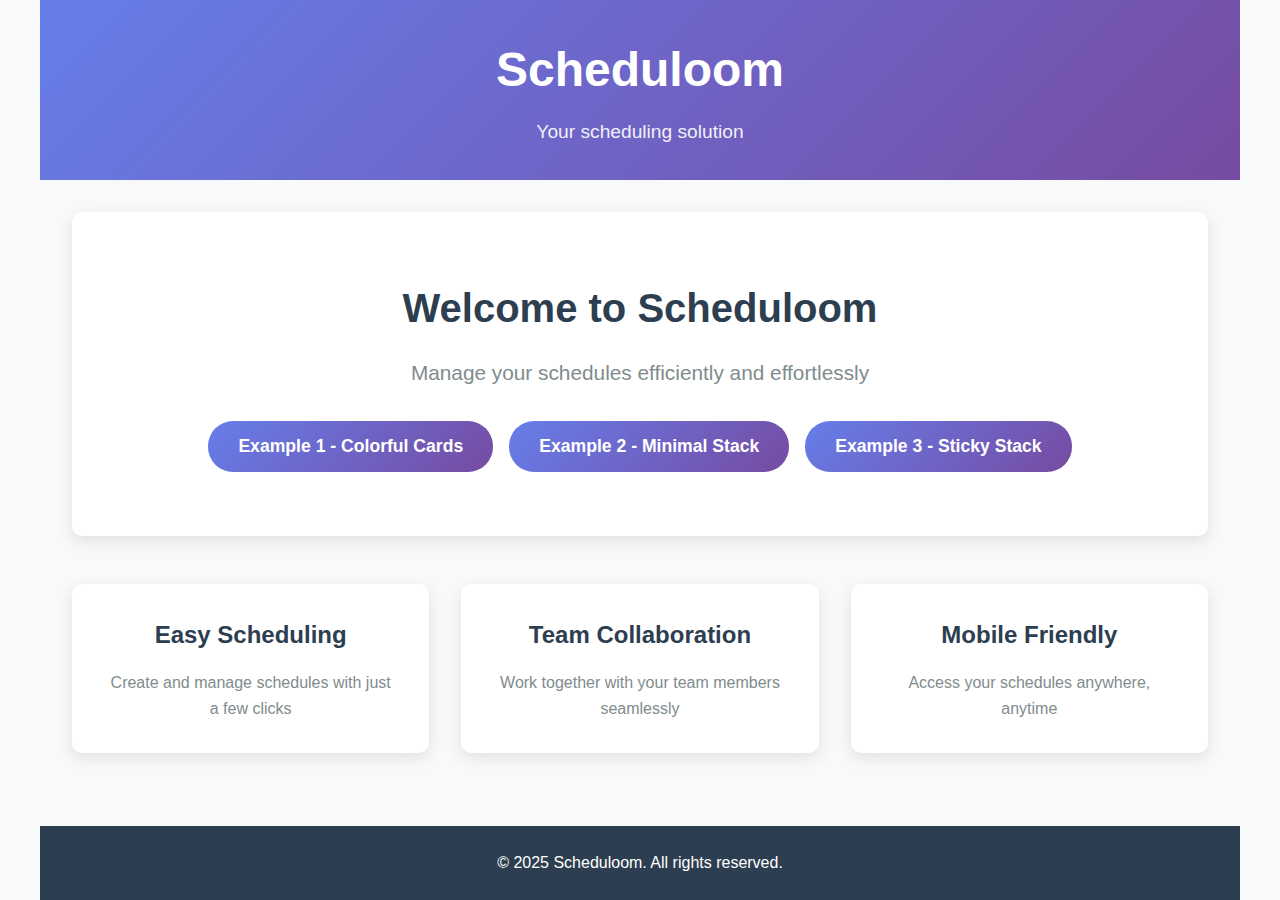
<file: index.html>
<!DOCTYPE html>
<html lang="en">
<head>
    <meta charset="UTF-8">
    <meta name="viewport" content="width=device-width, initial-scale=1.0">
    <title>Scheduloom Client UX</title>
    <link rel="stylesheet" href="styles.css">
</head>
<body>
    <div class="container">
        <header>
            <h1>Scheduloom</h1>
            <p>Your scheduling solution</p>
        </header>
        
        <main>
            <section class="hero">
                <h2>Welcome to Scheduloom</h2>
                <p>Manage your schedules efficiently and effortlessly</p>
                <div class="examples-buttons">
                    <button onclick="window.location.href='AppointmentExampleOne.html'" class="btn-primary">Example 1 - Colorful Cards</button>
                    <button onclick="window.location.href='AppointmentExampleTwo.html'" class="btn-primary">Example 2 - Minimal Stack</button>
                    <button onclick="window.location.href='AppointmentExampleThree.html'" class="btn-primary">Example 3 - Sticky Stack</button>
                </div>
            </section>
            
            <section class="features">
                <div class="feature-card">
                    <h3>Easy Scheduling</h3>
                    <p>Create and manage schedules with just a few clicks</p>
                </div>
                <div class="feature-card">
                    <h3>Team Collaboration</h3>
                    <p>Work together with your team members seamlessly</p>
                </div>
                <div class="feature-card">
                    <h3>Mobile Friendly</h3>
                    <p>Access your schedules anywhere, anytime</p>
                </div>
            </section>
        </main>
        
        <footer>
            <p>&copy; 2025 Scheduloom. All rights reserved.</p>
        </footer>
    </div>
    
    <script src="script.js"></script>
</body>
</html>
</file>
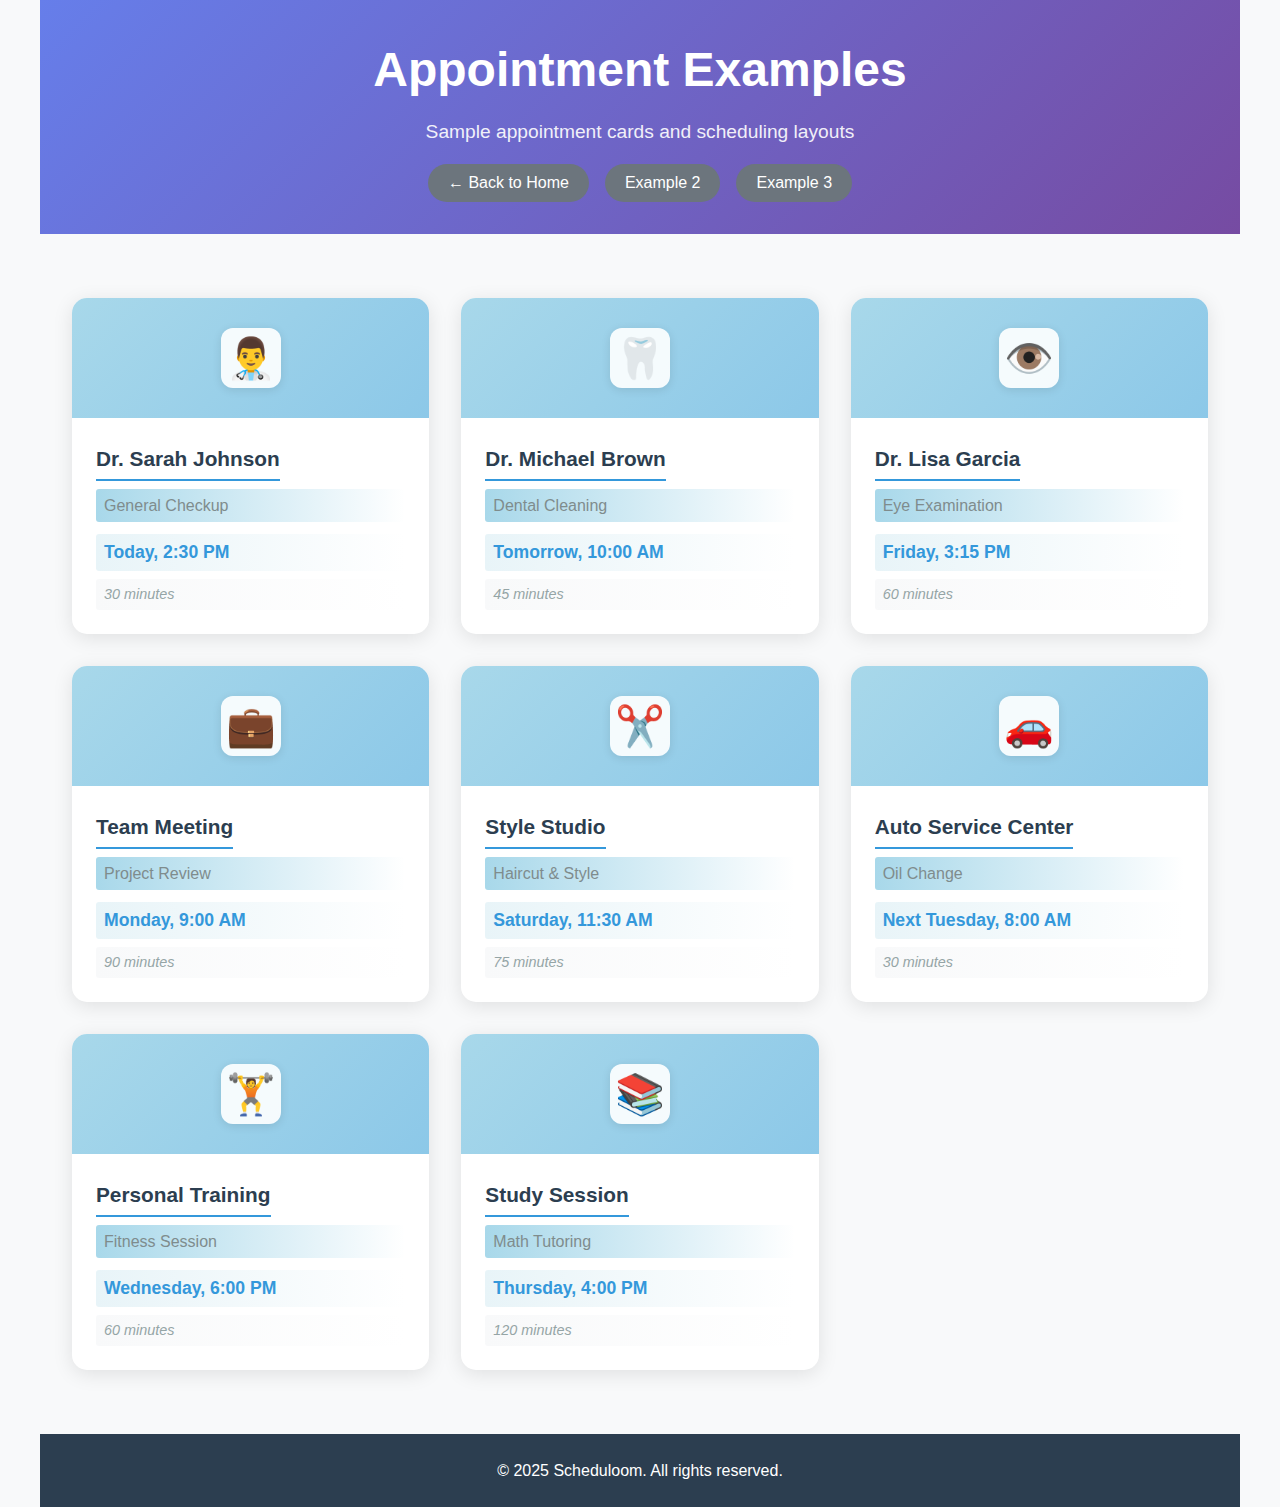
<file: AppointmentExampleOne.html>
<!DOCTYPE html>
<html lang="en">
<head>
    <meta charset="UTF-8">
    <meta name="viewport" content="width=device-width, initial-scale=1.0">
    <title>Appointment Examples - Scheduloom</title>
    <link rel="stylesheet" href="styles.css">
    <link rel="stylesheet" href="appointments.css">
</head>
<body>
    <div class="container">
        <header>
            <h1>Appointment Examples</h1>
            <p>Sample appointment cards and scheduling layouts</p>
            <div class="nav-buttons">
                <button onclick="window.location.href='index.html'" class="btn-secondary">← Back to Home</button>
                <button onclick="window.location.href='AppointmentExampleTwo.html'" class="btn-secondary">Example 2</button>
                <button onclick="window.location.href='AppointmentExampleThree.html'" class="btn-secondary">Example 3</button>
            </div>
        </header>
        
        <main>
            <section class="appointments-grid">
                <div class="appointment-card">
                    <div class="card-header">
                        <div class="appointment-icon">👨‍⚕️</div>
                    </div>
                    <div class="card-content">
                        <h3>Dr. Sarah Johnson</h3>
                        <p class="appointment-type">General Checkup</p>
                        <p class="appointment-time">Today, 2:30 PM</p>
                        <p class="appointment-duration">30 minutes</p>
                    </div>
                </div>

                <div class="appointment-card">
                    <div class="card-header">
                        <div class="appointment-icon">🦷</div>
                    </div>
                    <div class="card-content">
                        <h3>Dr. Michael Brown</h3>
                        <p class="appointment-type">Dental Cleaning</p>
                        <p class="appointment-time">Tomorrow, 10:00 AM</p>
                        <p class="appointment-duration">45 minutes</p>
                    </div>
                </div>

                <div class="appointment-card">
                    <div class="card-header">
                        <div class="appointment-icon">👁️</div>
                    </div>
                    <div class="card-content">
                        <h3>Dr. Lisa Garcia</h3>
                        <p class="appointment-type">Eye Examination</p>
                        <p class="appointment-time">Friday, 3:15 PM</p>
                        <p class="appointment-duration">60 minutes</p>
                    </div>
                </div>

                <div class="appointment-card">
                    <div class="card-header">
                        <div class="appointment-icon">💼</div>
                    </div>
                    <div class="card-content">
                        <h3>Team Meeting</h3>
                        <p class="appointment-type">Project Review</p>
                        <p class="appointment-time">Monday, 9:00 AM</p>
                        <p class="appointment-duration">90 minutes</p>
                    </div>
                </div>

                <div class="appointment-card">
                    <div class="card-header">
                        <div class="appointment-icon">✂️</div>
                    </div>
                    <div class="card-content">
                        <h3>Style Studio</h3>
                        <p class="appointment-type">Haircut & Style</p>
                        <p class="appointment-time">Saturday, 11:30 AM</p>
                        <p class="appointment-duration">75 minutes</p>
                    </div>
                </div>

                <div class="appointment-card">
                    <div class="card-header">
                        <div class="appointment-icon">🚗</div>
                    </div>
                    <div class="card-content">
                        <h3>Auto Service Center</h3>
                        <p class="appointment-type">Oil Change</p>
                        <p class="appointment-time">Next Tuesday, 8:00 AM</p>
                        <p class="appointment-duration">30 minutes</p>
                    </div>
                </div>

                <div class="appointment-card">
                    <div class="card-header">
                        <div class="appointment-icon">🏋️</div>
                    </div>
                    <div class="card-content">
                        <h3>Personal Training</h3>
                        <p class="appointment-type">Fitness Session</p>
                        <p class="appointment-time">Wednesday, 6:00 PM</p>
                        <p class="appointment-duration">60 minutes</p>
                    </div>
                </div>

                <div class="appointment-card">
                    <div class="card-header">
                        <div class="appointment-icon">📚</div>
                    </div>
                    <div class="card-content">
                        <h3>Study Session</h3>
                        <p class="appointment-type">Math Tutoring</p>
                        <p class="appointment-time">Thursday, 4:00 PM</p>
                        <p class="appointment-duration">120 minutes</p>
                    </div>
                </div>
            </section>
        </main>
        
        <footer>
            <p>&copy; 2025 Scheduloom. All rights reserved.</p>
        </footer>
    </div>
    
    <script src="appointments.js"></script>
</body>
</html>
</file>
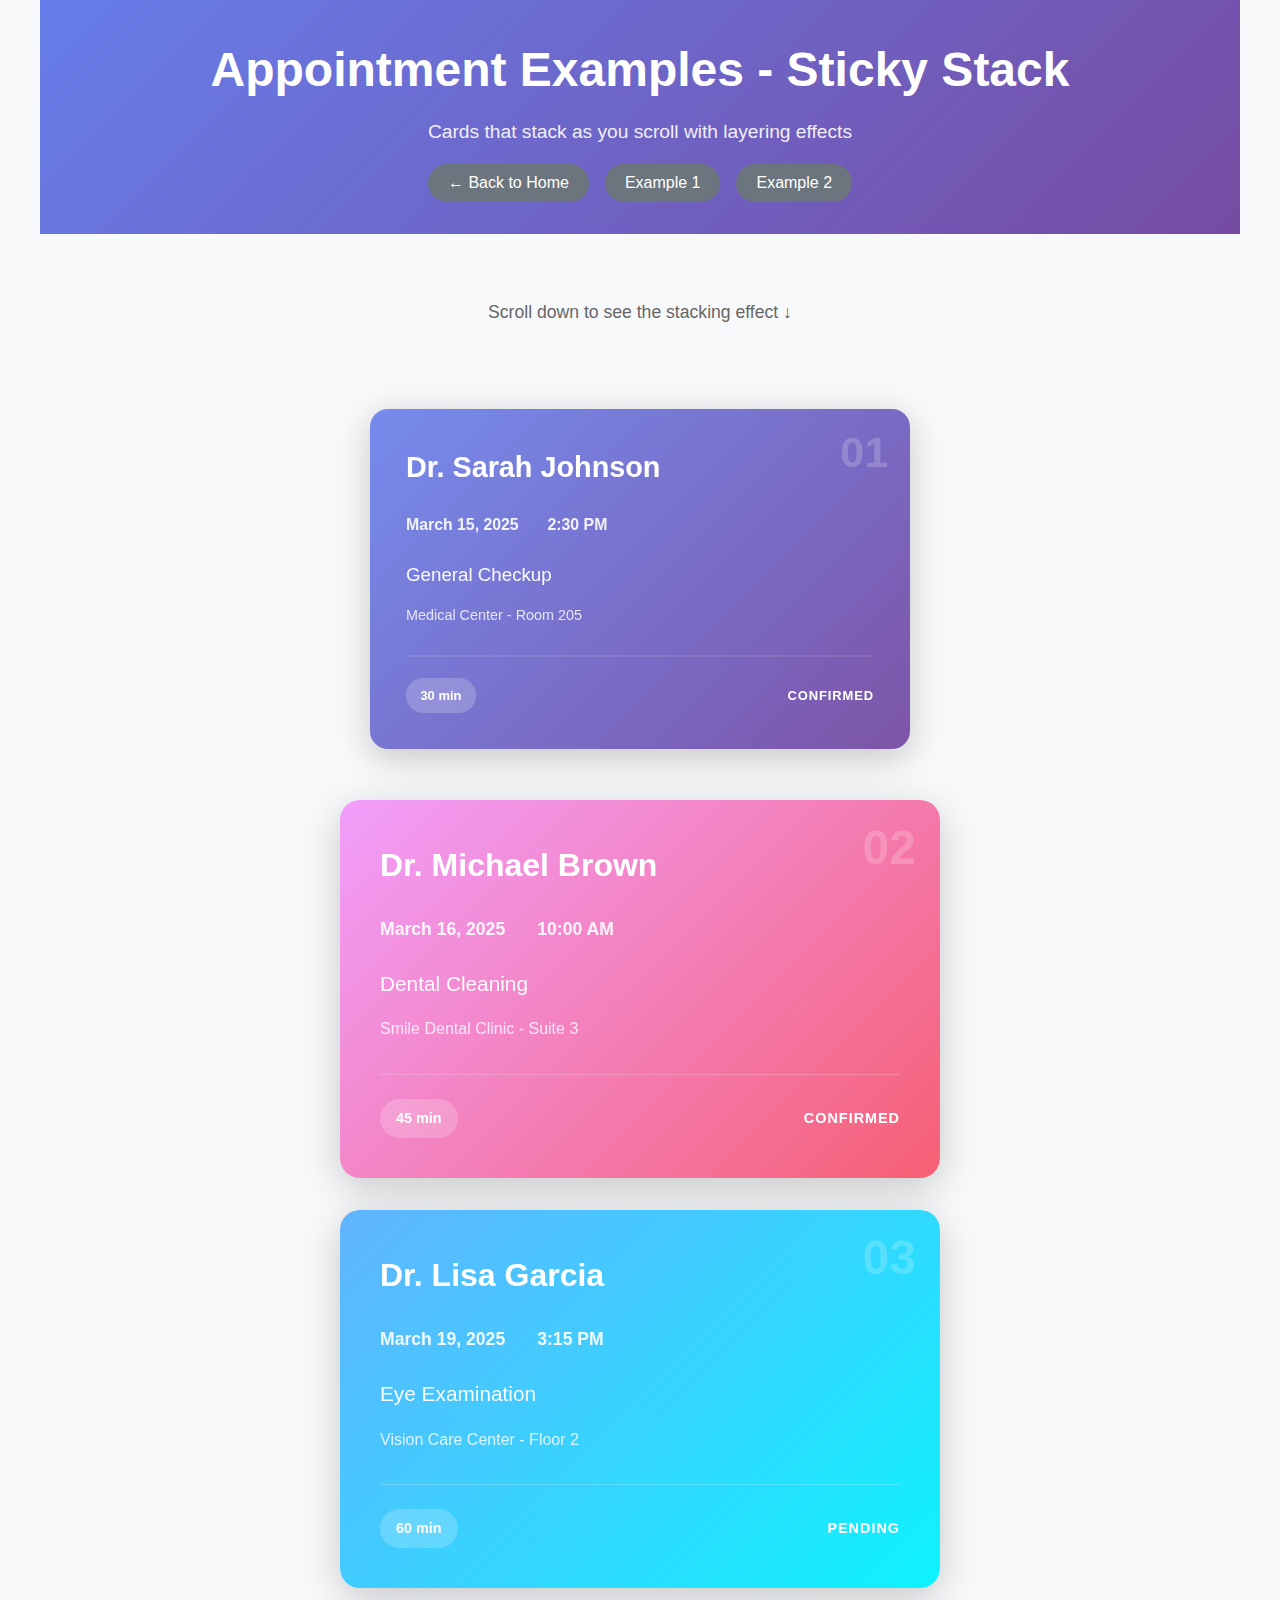
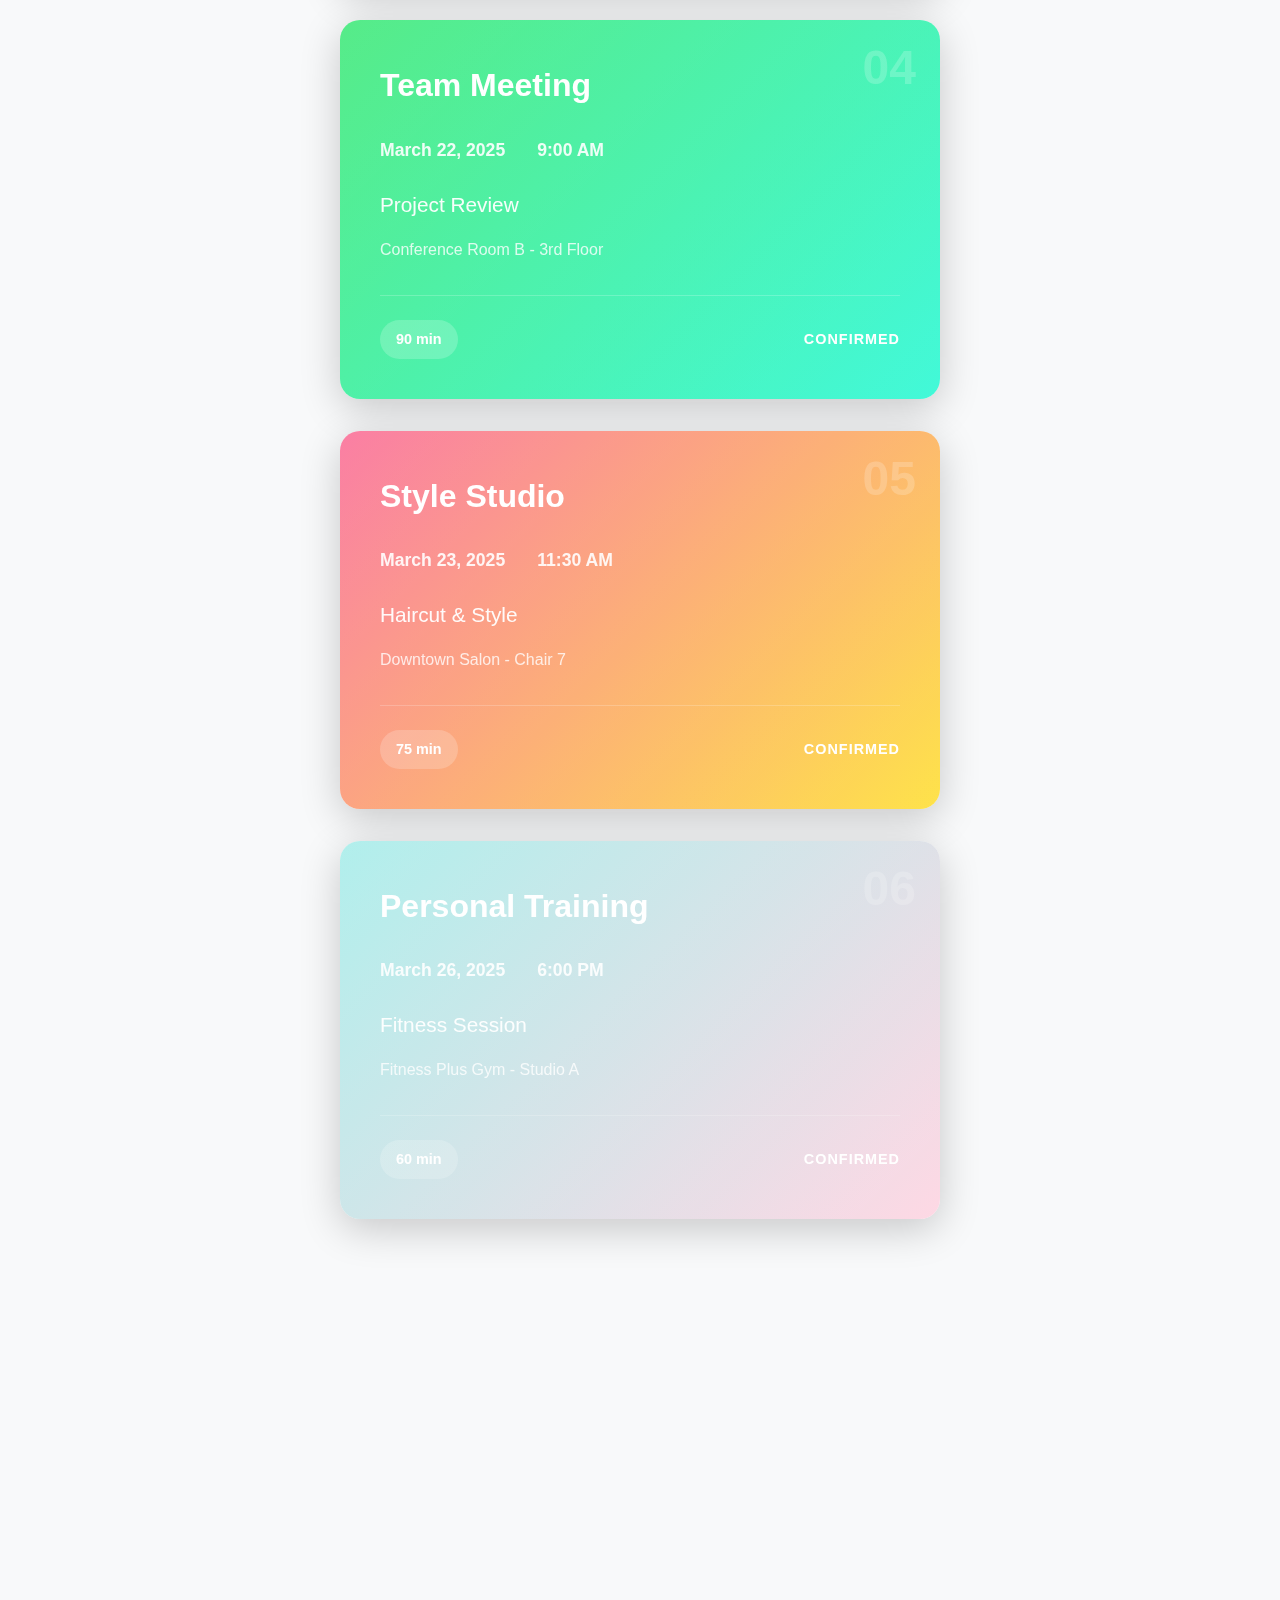
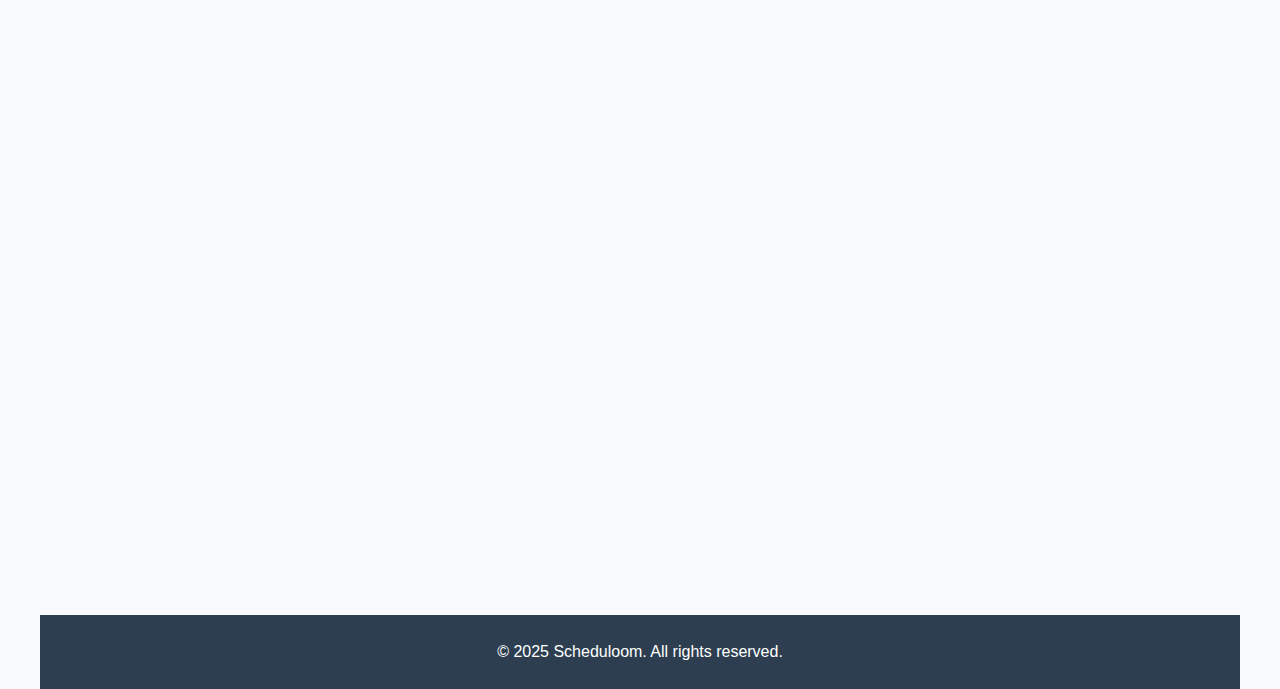
<file: AppointmentExampleThree.html>
<!DOCTYPE html>
<html lang="en">
<head>
    <meta charset="UTF-8">
    <meta name="viewport" content="width=device-width, initial-scale=1.0">
    <title>Appointment Examples 3 - Sticky Stack - Scheduloom</title>
    <link rel="stylesheet" href="styles.css">
    <link rel="stylesheet" href="appointments3.css">
</head>
<body>
    <div class="container">
        <header>
            <h1>Appointment Examples - Sticky Stack</h1>
            <p>Cards that stack as you scroll with layering effects</p>
            <div class="nav-buttons">
                <button onclick="window.location.href='index.html'" class="btn-secondary">← Back to Home</button>
                <button onclick="window.location.href='AppointmentExampleOne.html'" class="btn-secondary">Example 1</button>
                <button onclick="window.location.href='AppointmentExampleTwo.html'" class="btn-secondary">Example 2</button>
            </div>
        </header>
        
        <main>
            <div class="scroll-hint">
                <p>Scroll down to see the stacking effect ↓</p>
            </div>
            
            <section class="c-cards-list">
                <div class="w-cards-list">
                    
                    <div class="c-card card-1">
                        <div class="w-card">
                            <div class="card-number">01</div>
                            <div class="card-content-stack">
                                <h2>Dr. Sarah Johnson</h2>
                                <div class="appointment-meta">
                                    <p class="appointment-date">March 15, 2025</p>
                                    <p class="appointment-time">2:30 PM</p>
                                </div>
                                <p class="appointment-type">General Checkup</p>
                                <p class="appointment-location">Medical Center - Room 205</p>
                                <div class="appointment-details">
                                    <span class="duration">30 min</span>
                                    <span class="status">Confirmed</span>
                                </div>
                            </div>
                        </div>
                    </div>

                    <div class="c-card card-2">
                        <div class="w-card">
                            <div class="card-number">02</div>
                            <div class="card-content-stack">
                                <h2>Dr. Michael Brown</h2>
                                <div class="appointment-meta">
                                    <p class="appointment-date">March 16, 2025</p>
                                    <p class="appointment-time">10:00 AM</p>
                                </div>
                                <p class="appointment-type">Dental Cleaning</p>
                                <p class="appointment-location">Smile Dental Clinic - Suite 3</p>
                                <div class="appointment-details">
                                    <span class="duration">45 min</span>
                                    <span class="status">Confirmed</span>
                                </div>
                            </div>
                        </div>
                    </div>

                    <div class="c-card card-3">
                        <div class="w-card">
                            <div class="card-number">03</div>
                            <div class="card-content-stack">
                                <h2>Dr. Lisa Garcia</h2>
                                <div class="appointment-meta">
                                    <p class="appointment-date">March 19, 2025</p>
                                    <p class="appointment-time">3:15 PM</p>
                                </div>
                                <p class="appointment-type">Eye Examination</p>
                                <p class="appointment-location">Vision Care Center - Floor 2</p>
                                <div class="appointment-details">
                                    <span class="duration">60 min</span>
                                    <span class="status">Pending</span>
                                </div>
                            </div>
                        </div>
                    </div>

                    <div class="c-card card-4">
                        <div class="w-card">
                            <div class="card-number">04</div>
                            <div class="card-content-stack">
                                <h2>Team Meeting</h2>
                                <div class="appointment-meta">
                                    <p class="appointment-date">March 22, 2025</p>
                                    <p class="appointment-time">9:00 AM</p>
                                </div>
                                <p class="appointment-type">Project Review</p>
                                <p class="appointment-location">Conference Room B - 3rd Floor</p>
                                <div class="appointment-details">
                                    <span class="duration">90 min</span>
                                    <span class="status">Confirmed</span>
                                </div>
                            </div>
                        </div>
                    </div>

                    <div class="c-card card-5">
                        <div class="w-card">
                            <div class="card-number">05</div>
                            <div class="card-content-stack">
                                <h2>Style Studio</h2>
                                <div class="appointment-meta">
                                    <p class="appointment-date">March 23, 2025</p>
                                    <p class="appointment-time">11:30 AM</p>
                                </div>
                                <p class="appointment-type">Haircut & Style</p>
                                <p class="appointment-location">Downtown Salon - Chair 7</p>
                                <div class="appointment-details">
                                    <span class="duration">75 min</span>
                                    <span class="status">Confirmed</span>
                                </div>
                            </div>
                        </div>
                    </div>

                    <div class="c-card card-6">
                        <div class="w-card">
                            <div class="card-number">06</div>
                            <div class="card-content-stack">
                                <h2>Personal Training</h2>
                                <div class="appointment-meta">
                                    <p class="appointment-date">March 26, 2025</p>
                                    <p class="appointment-time">6:00 PM</p>
                                </div>
                                <p class="appointment-type">Fitness Session</p>
                                <p class="appointment-location">Fitness Plus Gym - Studio A</p>
                                <div class="appointment-details">
                                    <span class="duration">60 min</span>
                                    <span class="status">Confirmed</span>
                                </div>
                            </div>
                        </div>
                    </div>

                </div>
            </section>
            
            <div class="spacer"></div>
        </main>
        
        <footer>
            <p>&copy; 2025 Scheduloom. All rights reserved.</p>
        </footer>
    </div>
    
    <script src="appointments3.js"></script>
</body>
</html>
</file>
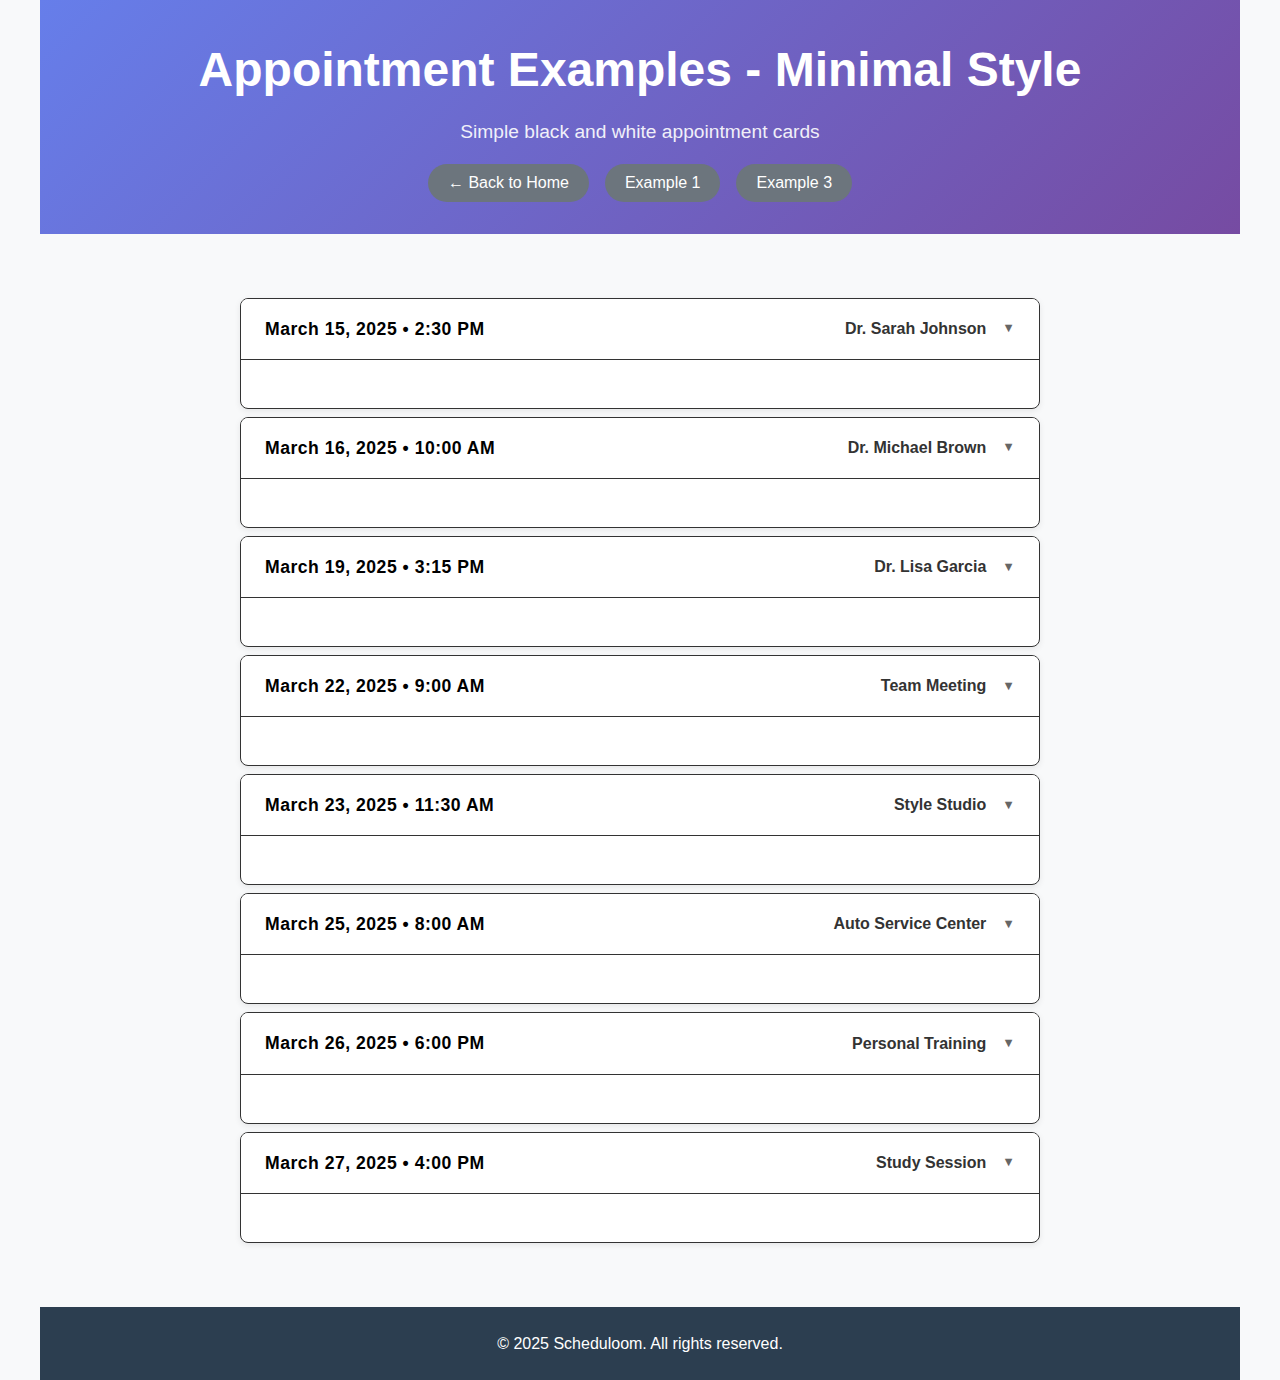
<file: AppointmentExampleTwo.html>
<!DOCTYPE html>
<html lang="en">
<head>
    <meta charset="UTF-8">
    <meta name="viewport" content="width=device-width, initial-scale=1.0">
    <title>Appointment Examples 2 - Scheduloom</title>
    <link rel="stylesheet" href="styles.css">
    <link rel="stylesheet" href="appointments2.css">
</head>
<body>
    <div class="container">
        <header>
            <h1>Appointment Examples - Minimal Style</h1>
            <p>Simple black and white appointment cards</p>
            <div class="nav-buttons">
                <button onclick="window.location.href='index.html'" class="btn-secondary">← Back to Home</button>
                <button onclick="window.location.href='AppointmentExampleOne.html'" class="btn-secondary">Example 1</button>
                <button onclick="window.location.href='AppointmentExampleThree.html'" class="btn-secondary">Example 3</button>
            </div>
        </header>
        
        <main>
            <section class="appointments-grid-minimal">
                <div class="appointment-card-minimal">
                    <div class="card-header-minimal">
                        <div class="appointment-datetime">March 15, 2025 • 2:30 PM</div>
                    </div>
                    <div class="card-content-minimal">
                        <h3>Dr. Sarah Johnson</h3>
                        <p class="appointment-type">General Checkup</p>
                        <p class="appointment-location">Medical Center - Room 205</p>
                        <p class="appointment-duration">Duration: 30 minutes</p>
                    </div>
                </div>

                <div class="appointment-card-minimal">
                    <div class="card-header-minimal">
                        <div class="appointment-datetime">March 16, 2025 • 10:00 AM</div>
                    </div>
                    <div class="card-content-minimal">
                        <h3>Dr. Michael Brown</h3>
                        <p class="appointment-type">Dental Cleaning</p>
                        <p class="appointment-location">Smile Dental Clinic - Suite 3</p>
                        <p class="appointment-duration">Duration: 45 minutes</p>
                    </div>
                </div>

                <div class="appointment-card-minimal">
                    <div class="card-header-minimal">
                        <div class="appointment-datetime">March 19, 2025 • 3:15 PM</div>
                    </div>
                    <div class="card-content-minimal">
                        <h3>Dr. Lisa Garcia</h3>
                        <p class="appointment-type">Eye Examination</p>
                        <p class="appointment-location">Vision Care Center - Floor 2</p>
                        <p class="appointment-duration">Duration: 60 minutes</p>
                    </div>
                </div>

                <div class="appointment-card-minimal">
                    <div class="card-header-minimal">
                        <div class="appointment-datetime">March 22, 2025 • 9:00 AM</div>
                    </div>
                    <div class="card-content-minimal">
                        <h3>Team Meeting</h3>
                        <p class="appointment-type">Project Review</p>
                        <p class="appointment-location">Conference Room B - 3rd Floor</p>
                        <p class="appointment-duration">Duration: 90 minutes</p>
                    </div>
                </div>

                <div class="appointment-card-minimal">
                    <div class="card-header-minimal">
                        <div class="appointment-datetime">March 23, 2025 • 11:30 AM</div>
                    </div>
                    <div class="card-content-minimal">
                        <h3>Style Studio</h3>
                        <p class="appointment-type">Haircut & Style</p>
                        <p class="appointment-location">Downtown Salon - Chair 7</p>
                        <p class="appointment-duration">Duration: 75 minutes</p>
                    </div>
                </div>

                <div class="appointment-card-minimal">
                    <div class="card-header-minimal">
                        <div class="appointment-datetime">March 25, 2025 • 8:00 AM</div>
                    </div>
                    <div class="card-content-minimal">
                        <h3>Auto Service Center</h3>
                        <p class="appointment-type">Oil Change</p>
                        <p class="appointment-location">QuickLube Express - Bay 2</p>
                        <p class="appointment-duration">Duration: 30 minutes</p>
                    </div>
                </div>

                <div class="appointment-card-minimal">
                    <div class="card-header-minimal">
                        <div class="appointment-datetime">March 26, 2025 • 6:00 PM</div>
                    </div>
                    <div class="card-content-minimal">
                        <h3>Personal Training</h3>
                        <p class="appointment-type">Fitness Session</p>
                        <p class="appointment-location">Fitness Plus Gym - Studio A</p>
                        <p class="appointment-duration">Duration: 60 minutes</p>
                    </div>
                </div>

                <div class="appointment-card-minimal">
                    <div class="card-header-minimal">
                        <div class="appointment-datetime">March 27, 2025 • 4:00 PM</div>
                    </div>
                    <div class="card-content-minimal">
                        <h3>Study Session</h3>
                        <p class="appointment-type">Math Tutoring</p>
                        <p class="appointment-location">Learning Center - Room 12</p>
                        <p class="appointment-duration">Duration: 120 minutes</p>
                    </div>
                </div>
            </section>
        </main>
        
        <footer>
            <p>&copy; 2025 Scheduloom. All rights reserved.</p>
        </footer>
    </div>
    
    <script src="appointments2.js"></script>
</body>
</html>
</file>
<file: styles.css>
* {
    margin: 0;
    padding: 0;
    box-sizing: border-box;
}

body {
    font-family: 'Segoe UI', Tahoma, Geneva, Verdana, sans-serif;
    line-height: 1.6;
    color: #333;
    background-color: #f8f9fa;
}

.container {
    max-width: 1200px;
    margin: 0 auto;
    min-height: 100vh;
    display: flex;
    flex-direction: column;
}

header {
    background: linear-gradient(135deg, #667eea 0%, #764ba2 100%);
    color: white;
    text-align: center;
    padding: 2rem;
}

header h1 {
    font-size: 3rem;
    margin-bottom: 0.5rem;
    font-weight: 700;
}

header p {
    font-size: 1.2rem;
    opacity: 0.9;
}

main {
    flex: 1;
    padding: 2rem;
}

.hero {
    text-align: center;
    padding: 4rem 0;
    background: white;
    border-radius: 10px;
    box-shadow: 0 5px 15px rgba(0,0,0,0.1);
    margin-bottom: 3rem;
}

.hero h2 {
    font-size: 2.5rem;
    margin-bottom: 1rem;
    color: #2c3e50;
}

.hero p {
    font-size: 1.3rem;
    color: #7f8c8d;
    margin-bottom: 2rem;
}

.btn-primary {
    background: linear-gradient(135deg, #667eea 0%, #764ba2 100%);
    color: white;
    border: none;
    padding: 15px 30px;
    font-size: 1.1rem;
    border-radius: 25px;
    cursor: pointer;
    transition: all 0.3s ease;
    font-weight: 600;
}

.btn-primary:hover {
    transform: translateY(-2px);
    box-shadow: 0 8px 25px rgba(102, 126, 234, 0.4);
}

.examples-buttons {
    display: flex;
    gap: 1rem;
    justify-content: center;
    flex-wrap: wrap;
    margin-top: 2rem;
}

.examples-buttons .btn-primary {
    flex: 0 1 auto;
    min-width: 200px;
}

.features {
    display: grid;
    grid-template-columns: repeat(auto-fit, minmax(300px, 1fr));
    gap: 2rem;
    margin-top: 3rem;
}

.feature-card {
    background: white;
    padding: 2rem;
    border-radius: 10px;
    box-shadow: 0 5px 15px rgba(0,0,0,0.1);
    text-align: center;
    transition: transform 0.3s ease;
}

.feature-card:hover {
    transform: translateY(-5px);
}

.feature-card h3 {
    font-size: 1.5rem;
    margin-bottom: 1rem;
    color: #2c3e50;
}

.feature-card p {
    color: #7f8c8d;
    font-size: 1rem;
}

footer {
    background-color: #2c3e50;
    color: white;
    text-align: center;
    padding: 1.5rem;
}

@media (max-width: 768px) {
    header h1 {
        font-size: 2rem;
    }
    
    .hero h2 {
        font-size: 2rem;
    }
    
    .hero p {
        font-size: 1.1rem;
    }
    
    main {
        padding: 1rem;
    }
    
    .features {
        grid-template-columns: 1fr;
        gap: 1.5rem;
    }
}
</file>
<file: appointments.css>
.btn-secondary {
    background: #6c757d;
    color: white;
    border: none;
    padding: 10px 20px;
    font-size: 1rem;
    border-radius: 20px;
    cursor: pointer;
    transition: all 0.3s ease;
    font-weight: 500;
}

.btn-secondary:hover {
    background: #5a6268;
    transform: translateY(-1px);
}

.nav-buttons {
    margin-top: 1rem;
    display: flex;
    gap: 1rem;
    justify-content: center;
    flex-wrap: wrap;
}

.appointments-grid {
    display: grid;
    grid-template-columns: repeat(auto-fill, minmax(300px, 1fr));
    gap: 2rem;
    padding: 2rem 0;
    max-width: 1200px;
    margin: 0 auto;
}

.appointment-card {
    background: white;
    border-radius: 15px;
    box-shadow: 0 4px 20px rgba(0, 0, 0, 0.1);
    overflow: hidden;
    transition: all 0.3s ease;
    cursor: pointer;
}

.appointment-card:hover {
    transform: translateY(-5px);
    box-shadow: 0 8px 30px rgba(0, 0, 0, 0.15);
}

.card-header {
    background: linear-gradient(135deg, #a8d8ea 0%, #8cc8e8 100%);
    height: 120px;
    display: flex;
    align-items: center;
    justify-content: center;
    position: relative;
}

.appointment-icon {
    font-size: 2.5rem;
    background: rgba(255, 255, 255, 0.9);
    width: 60px;
    height: 60px;
    border-radius: 12px;
    display: flex;
    align-items: center;
    justify-content: center;
    box-shadow: 0 2px 10px rgba(0, 0, 0, 0.1);
}

.card-content {
    padding: 1.5rem;
}

.card-content h3 {
    font-size: 1.3rem;
    font-weight: 600;
    color: #2c3e50;
    margin-bottom: 0.5rem;
    border-bottom: 2px solid #3498db;
    padding-bottom: 0.25rem;
    display: inline-block;
}

.appointment-type {
    color: #7f8c8d;
    font-size: 1rem;
    margin-bottom: 0.75rem;
    font-weight: 500;
    background: linear-gradient(90deg, #a8d8ea 0%, transparent 100%);
    padding: 0.25rem 0;
    border-radius: 3px;
    padding-left: 0.5rem;
}

.appointment-time {
    color: #3498db;
    font-size: 1.1rem;
    font-weight: 600;
    margin-bottom: 0.5rem;
    background: linear-gradient(90deg, #e8f4f8 0%, transparent 100%);
    padding: 0.25rem 0.5rem;
    border-radius: 3px;
}

.appointment-duration {
    color: #95a5a6;
    font-size: 0.9rem;
    font-style: italic;
    background: linear-gradient(90deg, #f8f9fa 0%, transparent 100%);
    padding: 0.25rem 0.5rem;
    border-radius: 3px;
}

@media (max-width: 768px) {
    .appointments-grid {
        grid-template-columns: 1fr;
        gap: 1.5rem;
        padding: 1rem;
    }
    
    .appointment-card {
        margin: 0 1rem;
    }
    
    .card-header {
        height: 100px;
    }
    
    .appointment-icon {
        font-size: 2rem;
        width: 50px;
        height: 50px;
    }
    
    .card-content {
        padding: 1.25rem;
    }
    
    .card-content h3 {
        font-size: 1.2rem;
    }
}

@media (max-width: 480px) {
    .appointments-grid {
        padding: 0.5rem;
    }
    
    .appointment-card {
        margin: 0 0.5rem;
    }
    
    header {
        padding: 1.5rem;
    }
    
    header h1 {
        font-size: 2rem;
    }
}
</file>
<file: appointments3.css>
.nav-buttons {
    margin-top: 1rem;
    display: flex;
    gap: 1rem;
    justify-content: center;
    flex-wrap: wrap;
}

.btn-secondary {
    background: #6c757d;
    color: white;
    border: none;
    padding: 10px 20px;
    font-size: 1rem;
    border-radius: 20px;
    cursor: pointer;
    transition: all 0.3s ease;
    font-weight: 500;
}

.btn-secondary:hover {
    background: #5a6268;
    transform: translateY(-1px);
}

.scroll-hint {
    text-align: center;
    padding: 2rem 0;
    color: #666;
    font-size: 1.1rem;
    animation: bounce 2s infinite;
}

@keyframes bounce {
    0%, 20%, 50%, 80%, 100% { transform: translateY(0); }
    40% { transform: translateY(-10px); }
    60% { transform: translateY(-5px); }
}

.c-cards-list {
    position: relative;
    padding: 2rem 0;
}

.w-cards-list {
    max-width: 600px;
    margin: 0 auto;
    position: relative;
}

.c-card {
    position: sticky;
    width: 100%;
    margin-bottom: 2rem;
}

.card-1 { top: 20px; z-index: 1; }
.card-2 { top: 140px; z-index: 2; }
.card-3 { top: 260px; z-index: 3; }
.card-4 { top: 380px; z-index: 4; }
.card-5 { top: 500px; z-index: 5; }
.card-6 { top: 620px; z-index: 6; }

.w-card {
    background: linear-gradient(135deg, #667eea 0%, #764ba2 100%);
    border-radius: 20px;
    padding: 2.5rem;
    color: white;
    box-shadow: 0 10px 40px rgba(0, 0, 0, 0.2);
    position: relative;
    overflow: hidden;
    transition: all 0.3s ease;
}

.w-card::before {
    content: '';
    position: absolute;
    top: 0;
    left: 0;
    right: 0;
    bottom: 0;
    background: linear-gradient(135deg, rgba(255,255,255,0.1) 0%, rgba(255,255,255,0.05) 100%);
    pointer-events: none;
}

.card-number {
    position: absolute;
    top: 1.5rem;
    right: 1.5rem;
    font-size: 3rem;
    font-weight: 900;
    color: rgba(255, 255, 255, 0.2);
    line-height: 1;
}

.card-content-stack h2 {
    font-size: 2rem;
    font-weight: 700;
    margin-bottom: 1.5rem;
    color: white;
}

.appointment-meta {
    display: flex;
    gap: 2rem;
    margin-bottom: 1.5rem;
}

.appointment-date,
.appointment-time {
    font-size: 1.1rem;
    font-weight: 600;
    color: rgba(255, 255, 255, 0.9);
    margin: 0;
}

.appointment-type {
    font-size: 1.3rem;
    font-weight: 500;
    margin-bottom: 1rem;
    color: rgba(255, 255, 255, 0.95);
}

.appointment-location {
    font-size: 1rem;
    margin-bottom: 2rem;
    color: rgba(255, 255, 255, 0.8);
}

.appointment-details {
    display: flex;
    justify-content: space-between;
    align-items: center;
    margin-top: 1.5rem;
    padding-top: 1.5rem;
    border-top: 1px solid rgba(255, 255, 255, 0.2);
}

.duration {
    background: rgba(255, 255, 255, 0.2);
    padding: 0.5rem 1rem;
    border-radius: 20px;
    font-size: 0.9rem;
    font-weight: 600;
}

.status {
    font-size: 0.9rem;
    font-weight: 600;
    text-transform: uppercase;
    letter-spacing: 1px;
}

.status:contains("Confirmed") {
    color: #4ade80;
}

.spacer {
    height: 100vh;
}

/* Different gradient colors for each card */
.card-1 .w-card { background: linear-gradient(135deg, #667eea 0%, #764ba2 100%); }
.card-2 .w-card { background: linear-gradient(135deg, #f093fb 0%, #f5576c 100%); }
.card-3 .w-card { background: linear-gradient(135deg, #4facfe 0%, #00f2fe 100%); }
.card-4 .w-card { background: linear-gradient(135deg, #43e97b 0%, #38f9d7 100%); }
.card-5 .w-card { background: linear-gradient(135deg, #fa709a 0%, #fee140 100%); }
.card-6 .w-card { background: linear-gradient(135deg, #a8edea 0%, #fed6e3 100%); }

@media (max-width: 768px) {
    .w-cards-list {
        max-width: 90%;
        padding: 0 1rem;
    }
    
    .w-card {
        padding: 2rem;
    }
    
    .card-content-stack h2 {
        font-size: 1.6rem;
    }
    
    .appointment-meta {
        flex-direction: column;
        gap: 0.5rem;
    }
    
    .card-number {
        font-size: 2rem;
        top: 1rem;
        right: 1rem;
    }
    
    .nav-buttons {
        flex-direction: column;
        align-items: center;
        gap: 0.5rem;
    }
    
    .btn-secondary {
        width: 200px;
    }
}

@media (max-width: 480px) {
    .w-card {
        padding: 1.5rem;
    }
    
    .card-content-stack h2 {
        font-size: 1.4rem;
        margin-bottom: 1rem;
    }
    
    .appointment-type {
        font-size: 1.1rem;
    }
    
    .card-number {
        font-size: 1.5rem;
    }
    
    .appointment-details {
        flex-direction: column;
        gap: 1rem;
        align-items: flex-start;
    }
}
</file>
<file: appointments2.css>
.nav-buttons {
    margin-top: 1rem;
    display: flex;
    gap: 1rem;
    justify-content: center;
    flex-wrap: wrap;
}

.btn-secondary {
    background: #6c757d;
    color: white;
    border: none;
    padding: 10px 20px;
    font-size: 1rem;
    border-radius: 20px;
    cursor: pointer;
    transition: all 0.3s ease;
    font-weight: 500;
}

.btn-secondary:hover {
    background: #5a6268;
    transform: translateY(-1px);
}

.appointments-grid-minimal {
    display: flex;
    flex-direction: column;
    gap: 0.5rem;
    padding: 2rem 0;
    max-width: 800px;
    margin: 0 auto;
}

.appointment-card-minimal {
    background: white;
    border: 1px solid #333;
    border-radius: 8px;
    box-shadow: 0 2px 6px rgba(0, 0, 0, 0.08);
    transition: all 0.2s ease;
    cursor: pointer;
    overflow: hidden;
}

.appointment-card-minimal:hover {
    border-color: #000;
    box-shadow: 0 4px 12px rgba(0, 0, 0, 0.15);
    transform: translateY(-2px);
}

.card-header-minimal {
    background: white;
    border-bottom: 1px solid #333;
    padding: 1rem;
}

.appointment-datetime {
    font-size: 1.1rem;
    font-weight: 600;
    color: #000;
    text-align: center;
    letter-spacing: 0.5px;
}

.card-content-minimal {
    padding: 1.5rem;
    max-height: 0;
    overflow: hidden;
    transition: all 0.3s ease;
    opacity: 0;
}

.appointment-card-minimal.expanded .card-content-minimal {
    max-height: 200px;
    opacity: 1;
}

.appointment-card-minimal.collapsed {
    cursor: pointer;
}

.appointment-card-minimal.collapsed .card-header-minimal {
    padding: 1rem 1.5rem;
    display: flex;
    justify-content: space-between;
    align-items: center;
}

.appointment-card-minimal.collapsed .appointment-datetime {
    text-align: left;
    flex: 1;
}

.doctor-name-preview {
    font-size: 1rem;
    font-weight: 600;
    color: #333;
    text-align: right;
}

.expand-indicator {
    font-size: 0.8rem;
    color: #666;
    margin-left: 1rem;
    transition: transform 0.2s ease;
}

.appointment-card-minimal.expanded .expand-indicator {
    transform: rotate(180deg);
}

.card-content-minimal h3 {
    font-size: 1.4rem;
    font-weight: 700;
    color: #000;
    margin-bottom: 1rem;
    text-align: left;
}

.card-content-minimal .appointment-type {
    font-size: 1rem;
    color: #333;
    margin-bottom: 0.75rem;
    font-weight: 500;
}

.card-content-minimal .appointment-location {
    font-size: 0.9rem;
    color: #666;
    margin-bottom: 0.75rem;
    line-height: 1.4;
}

.card-content-minimal .appointment-duration {
    font-size: 0.85rem;
    color: #999;
    font-style: italic;
    border-top: 1px solid #eee;
    padding-top: 0.75rem;
    margin-top: 0.75rem;
}

@media (max-width: 768px) {
    .appointments-grid-minimal {
        grid-template-columns: 1fr;
        gap: 1rem;
        padding: 1rem;
    }
    
    .appointment-card-minimal {
        margin: 0 0.5rem;
    }
    
    .card-header-minimal {
        padding: 0.75rem;
    }
    
    .appointment-datetime {
        font-size: 1rem;
    }
    
    .card-content-minimal {
        padding: 1.25rem;
    }
    
    .card-content-minimal h3 {
        font-size: 1.2rem;
    }
    
    .nav-buttons {
        flex-direction: column;
        align-items: center;
    }
}

@media (max-width: 480px) {
    .appointments-grid-minimal {
        padding: 0.5rem;
    }
    
    .appointment-card-minimal {
        margin: 0;
    }
    
    .card-header-minimal {
        padding: 0.5rem;
    }
    
    .card-content-minimal {
        padding: 1rem;
    }
    
    header {
        padding: 1.5rem 1rem;
    }
    
    header h1 {
        font-size: 1.8rem;
    }
    
    .nav-buttons {
        gap: 0.5rem;
    }
    
    .btn-secondary {
        padding: 8px 16px;
        font-size: 0.9rem;
    }
}
</file>
